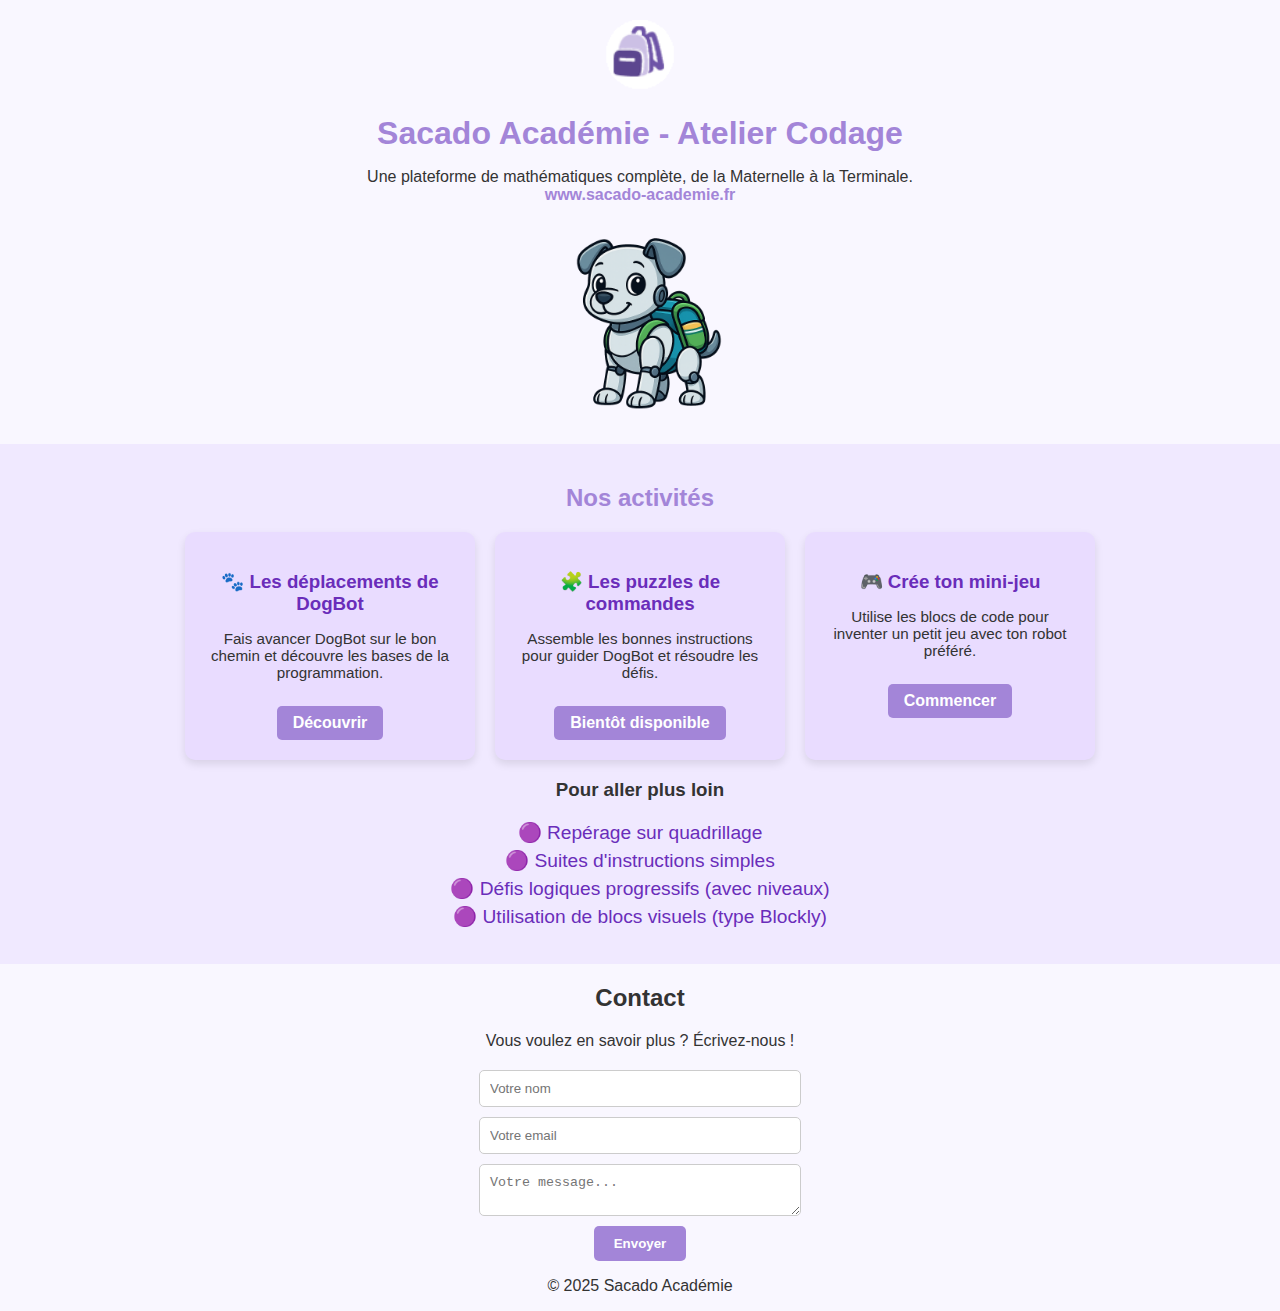
<file: index.html>
<!DOCTYPE html>
<html lang="fr">
<head>
  <meta charset="UTF-8">
  <title>Sacado Académie - Atelier Codage</title>
  <link rel="stylesheet" href="style.css">
  <style>
    #discover-section {
      display: none;
      padding: 2rem;
      background-color: #f9f9f9;
      border-top: 2px solid #ccc;
    }
    .level-module {
      border: 1px solid #ddd;
      padding: 1rem;
      margin: 1rem 0;
      border-radius: 10px;
      background-color: white;
    }
    .level-module button {
      margin-top: 0.5rem;
    }
  </style>
</head>
<body>
  <header>
    <img src="assets/sacadoLogo.png" alt="Logo Sacado" class="logo">
    <h1>Sacado Académie - Atelier Codage</h1>
    <p>Une plateforme de mathématiques complète, de la Maternelle à la Terminale.<br>
    <a href="https://www.sacado-academie.fr" target="_blank">www.sacado-academie.fr</a></p>
    <img src="assets/dogbot.png" alt="DogBot" class="dogbot-img">
  </header>

  <section class="activities">
    <h2>Nos activités</h2>
    <div class="activity-grid">
      <div class="activity-card">
        <h3>🐾 Les déplacements de DogBot</h3>
        <p>Fais avancer DogBot sur le bon chemin et découvre les bases de la programmation.</p>
        <a href="dogbot-niveaux.html" target="_blank">Découvrir</a>
      </div>
      <div class="activity-card">
        <h3>🧩 Les puzzles de commandes</h3>
        <p>Assemble les bonnes instructions pour guider DogBot et résoudre les défis.</p>
        <a href="#">Bientôt disponible</a>
      </div>
      <div class="activity-card">
        <h3>🎮 Crée ton mini-jeu</h3>
        <p>Utilise les blocs de code pour inventer un petit jeu avec ton robot préféré.</p>
        <a href="#">Commencer</a>
      </div>
    </div>
    <h3>Pour aller plus loin</h3>
    <ul class="extra-activities">
      <li>🟣 Repérage sur quadrillage</li>
      <li>🟣 Suites d'instructions simples</li>
      <li>🟣 Défis logiques progressifs (avec niveaux)</li>
      <li>🟣 Utilisation de blocs visuels (type Blockly)</li>
    </ul>
  </section>

  <!-- SECTION NIVEAUX DOGBOT -->
  <section id="discover-section">
    <h2>Découvre les niveaux de DogBot</h2>
    <div class="level-module" id="level-1">
      <h3>Niveau 1 : Le départ</h3>
      <p>Apprends à déplacer DogBot dans une grille simple pour atteindre son sac à dos.</p>
      <button onclick="location.href='niveau1.html'">Jouer au niveau 1</button>
    </div>
    <div class="level-module" id="level-2">
      <h3>Niveau 2 : Le labyrinthe</h3>
      <p>Aide DogBot à retrouver son sac à dos à travers un labyrinthe un peu plus complexe.</p>
      <button onclick="location.href='niveau2.html'">Jouer au niveau 2</button>
    </div>
    <div class="level-module" id="level-3">
      <h3>Niveau 3 : Les obstacles</h3>
      <p>Fais face à des obstacles que DogBot doit contourner pour atteindre son but.</p>
      <button onclick="location.href='niveau3.html'">Jouer au niveau 3</button>
    </div>
    <div class="level-module" id="level-4">
      <h3>Niveau 4 : Le défi ultime</h3>
      <p>Un défi plus difficile avec des stratégies avancées à maîtriser pour aider DogBot.</p>
      <button onclick="location.href='niveau4.html'">Jouer au niveau 4</button>
    </div>
  </section>

  <section class="contact">
    <h2>Contact</h2>
    <p>Vous voulez en savoir plus ? Écrivez-nous !</p>
    <form action="mailto:tonadresse@example.com" method="POST">
      <input type="text" placeholder="Votre nom" required>
      <input type="email" placeholder="Votre email" required>
      <textarea placeholder="Votre message..." required></textarea>
      <button type="submit">Envoyer</button>
    </form>
  </section>

  <footer>
    <p>&copy; 2025 Sacado Académie</p>
  </footer>

  <!-- SCRIPT POUR AFFICHER LES NIVEAUX -->
  <script>
    document.getElementById('discover-btn').addEventListener('click', function (e) {
      e.preventDefault(); // empêche le lien de scroller vers le haut
      document.getElementById('discover-section').style.display = 'block';
      document.getElementById('discover-section').scrollIntoView({ behavior: 'smooth' });
    });
  </script>
</body>
</html>
</file>
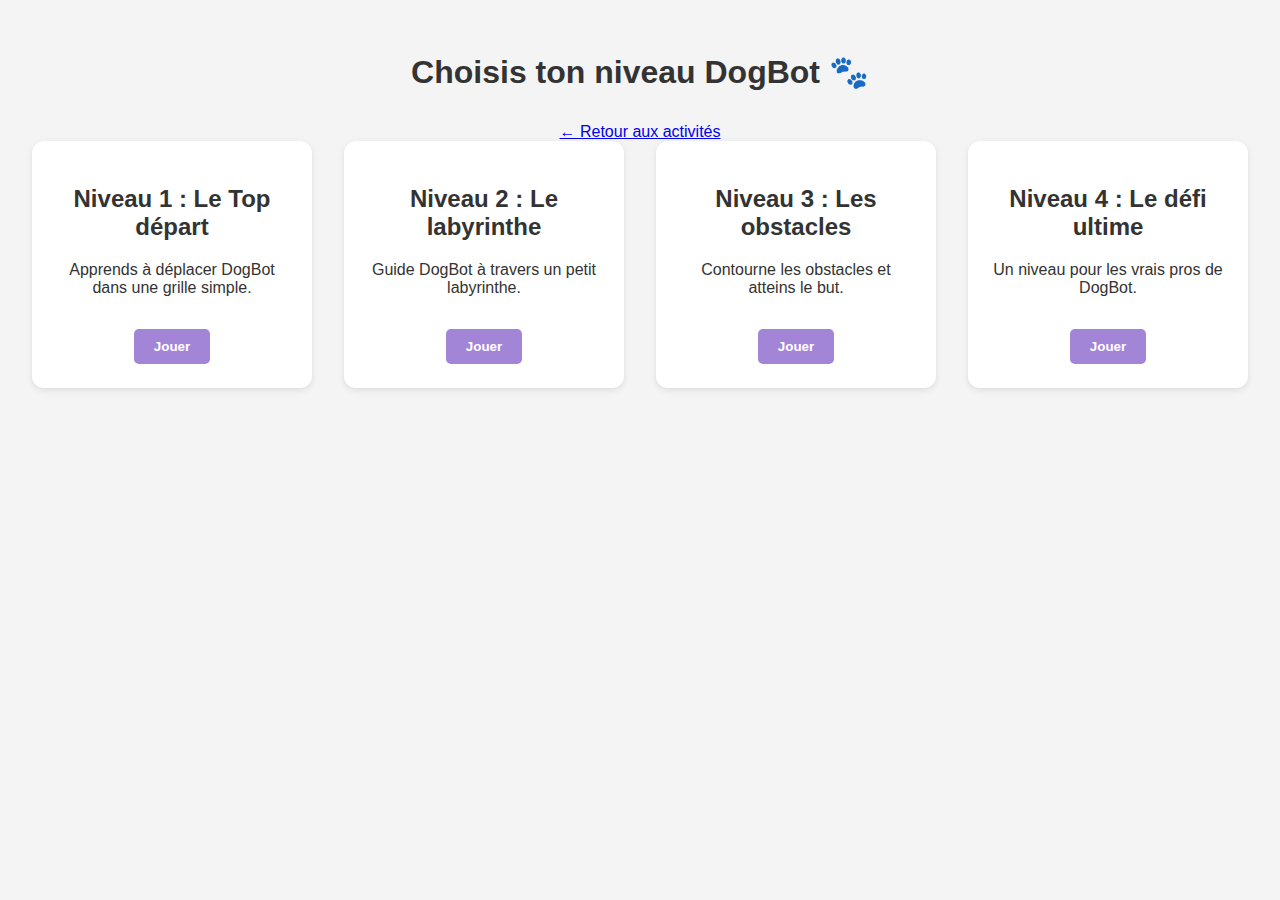
<file: dogbot-niveaux.html>
<!DOCTYPE html>
<html lang="fr">
<head>
  <meta charset="UTF-8">
  <title>Les niveaux de DogBot</title>
  <link rel="stylesheet" href="style.css">
  <style>
    body {
      font-family: sans-serif;
      padding: 2rem;
      background-color: #f4f4f4;
    }
    h1 {
      text-align: center;
      margin-bottom: 2rem;
    }
    .level-grid {
      display: grid;
      grid-template-columns: repeat(auto-fit, minmax(250px, 1fr));
      gap: 2rem;
    }
    .level-card {
      background: white;
      padding: 1.5rem;
      border-radius: 12px;
      box-shadow: 0 2px 6px rgba(0,0,0,0.1);
      text-align: center;
    }
    .level-card button {
      margin-top: 1rem;
    }
  </style>
</head>
<body>
  <h1>Choisis ton niveau DogBot 🐾</h1>
  <a class="back-link" href="index.html">← Retour aux activités</a>
  
  <div class="level-grid">
    <div class="level-card">
      <h2>Niveau 1 : Le Top départ</h2>
      <p>Apprends à déplacer DogBot dans une grille simple.</p>
      <button onclick="location.href='niveau1.html'">Jouer</button>
    </div>
    <div class="level-card">
      <h2>Niveau 2 : Le labyrinthe</h2>
      <p>Guide DogBot à travers un petit labyrinthe.</p>
      <button onclick="location.href='niveau2.html'">Jouer</button>
    </div>
    <div class="level-card">
      <h2>Niveau 3 : Les obstacles</h2>
      <p>Contourne les obstacles et atteins le but.</p>
      <button onclick="location.href='niveau3.html'">Jouer</button>
    </div>
    <div class="level-card">
      <h2>Niveau 4 : Le défi ultime</h2>
      <p>Un niveau pour les vrais pros de DogBot.</p>
      <button onclick="location.href='niveau4.html'">Jouer</button>
    </div>
  </div>
</body>
</html>
</file>
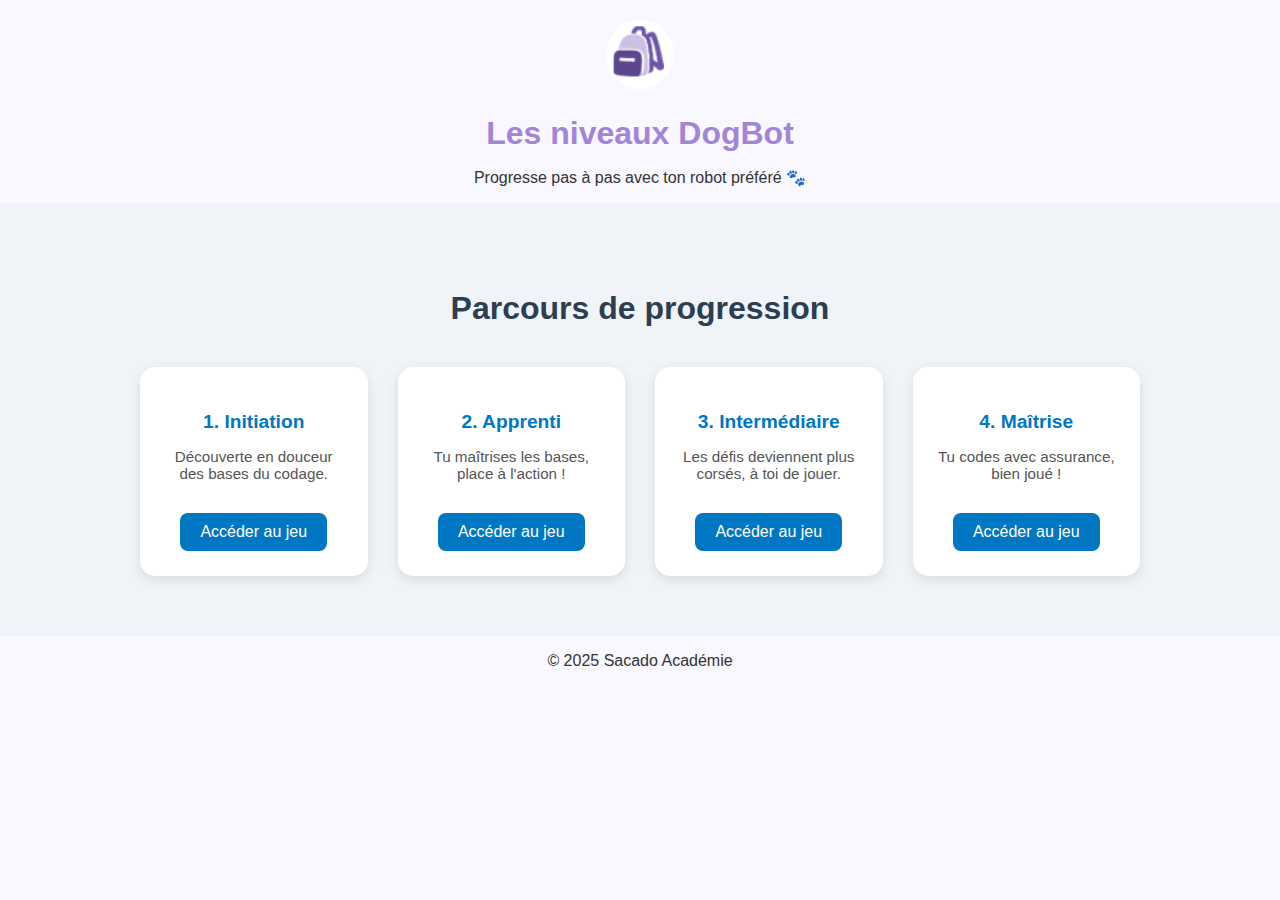
<file: niveaux.html>
<!DOCTYPE html>
<html lang="fr">
<head>
  <meta charset="UTF-8">
  <title>Les niveaux DogBot – Sacado</title>
  <link rel="stylesheet" href="style.css">
</head>
<body>
  <header>
    <img src="assets/sacadoLogo.png" alt="Logo Sacado" class="logo">
    <h1>Les niveaux DogBot</h1>
    <p>Progresse pas à pas avec ton robot préféré 🐾</p>
  </header>

  <section class="niveaux-section">
    <h2>Parcours de progression</h2>
    <div class="niveaux-grid">
      <div class="niveau">
        <h3>1. Initiation</h3>
        <p>Découverte en douceur des bases du codage.</p>
        <a href="#">Accéder au jeu</a>
      </div>
      <div class="niveau">
        <h3>2. Apprenti</h3>
        <p>Tu maîtrises les bases, place à l'action !</p>
        <a href="#">Accéder au jeu</a>
      </div>
      <div class="niveau">
        <h3>3. Intermédiaire</h3>
        <p>Les défis deviennent plus corsés, à toi de jouer.</p>
        <a href="#">Accéder au jeu</a>
      </div>
      <div class="niveau">
        <h3>4. Maîtrise</h3>
        <p>Tu codes avec assurance, bien joué !</p>
        <a href="#">Accéder au jeu</a>
      </div>

    </div>
  </section>

  <footer>
    <p>&copy; 2025 Sacado Académie</p>
  </footer>
</body>
</html>
</file>
<file: style.css>
body {
  background-color: #f9f7ff;
  color: #333;
  font-family: 'Segoe UI', sans-serif;
  margin: 0;
  padding: 0;
  text-align: center;
}

.logo {
  width: 70px;
  margin-top: 20px;
}

.dogbot-img {
  width: 200px;
  margin: 20px auto;
  display: block;
}

header h1 {
  color: #A385D8;
  font-size: 2em;
  margin-bottom: 10px;
}

header a {
  color: #A385D8;
  text-decoration: none;
  font-weight: bold;
}

.contact form {
  display: flex;
  flex-direction: column;
  align-items: center;
  gap: 10px;
  margin-top: 20px;
}

input, textarea {
  padding: 10px;
  width: 300px;
  border: 1px solid #ccc;
  border-radius: 5px;
}

button {
  padding: 10px 20px;
  background-color: #A385D8;
  border: none;
  color: white;
  font-weight: bold;
  border-radius: 5px;
  cursor: pointer;
}

.activities {
  background-color: #f0e9ff;
  padding: 20px 0;
}

.activities h2 {
  color: #A385D8;
  margin-bottom: 10px;
}

.activities ul {
  list-style: none;
  padding: 0;
}

.activities li {
  margin: 10px 0;
  font-size: 1.2em;
}

.activities a {
  text-decoration: none;
  color: #6A2DBA;
  font-weight: bold;
}

.activity-grid {
  display: flex;
  justify-content: center;
  gap: 20px;
  flex-wrap: wrap;
  margin-top: 20px;
}

.activity-card {
  background-color: #e9dcff;
  border-radius: 10px;
  padding: 20px;
  width: 250px;
  box-shadow: 0 4px 8px rgba(0,0,0,0.1);
}

.activity-card h3 {
  color: #6A2DBA;
  margin-bottom: 10px;
}

.activity-card p {
  font-size: 0.95em;
  color: #333;
}

.activity-card a {
  display: inline-block;
  margin-top: 10px;
  color: white;
  background-color: #A385D8;
  padding: 8px 16px;
  border-radius: 5px;
  text-decoration: none;
}

.extra-activities {
  list-style: none;
  padding: 0;
  margin-top: 20px;
  font-size: 1em;
}

.extra-activities li {
  margin: 5px 0;
  color: #6A2DBA;
}
.niveaux-section {
  padding: 60px 20px;
  background-color: #f0f4f8;
  text-align: center;
}

.niveaux-section h2 {
  font-size: 2em;
  margin-bottom: 40px;
  color: #2c3e50;
}

.niveaux-grid {
  display: grid;
  grid-template-columns: repeat(auto-fit, minmax(220px, 1fr));
  gap: 30px;
  max-width: 1000px;
  margin: 0 auto;
}

.niveau {
  background-color: #ffffff;
  padding: 25px;
  border-radius: 15px;
  box-shadow: 0 4px 12px rgba(0, 0, 0, 0.1);
  transition: transform 0.3s ease;
}

.niveau:hover {
  transform: translateY(-5px);
}

.niveau h3 {
  font-size: 1.2em;
  color: #0077c2;
  margin-bottom: 10px;
}

.niveau p {
  font-size: 0.95em;
  color: #555;
}
.niveaux-section {
  padding: 60px 20px;
  background-color: #f0f4f8;
  text-align: center;
}

.niveaux-section h2 {
  font-size: 2em;
  margin-bottom: 40px;
  color: #2c3e50;
}

.niveaux-grid {
  display: grid;
  grid-template-columns: repeat(auto-fit, minmax(220px, 1fr));
  gap: 30px;
  max-width: 1000px;
  margin: 0 auto;
}

.niveau {
  background-color: #ffffff;
  padding: 25px;
  border-radius: 15px;
  box-shadow: 0 4px 12px rgba(0, 0, 0, 0.1);
  transition: transform 0.3s ease;
}

.niveau:hover {
  transform: translateY(-5px);
}

.niveau h3 {
  font-size: 1.2em;
  color: #0077c2;
  margin-bottom: 10px;
}

.niveau p {
  font-size: 0.95em;
  color: #555;
}

.niveau a {
  display: inline-block;
  margin-top: 15px;
  padding: 10px 20px;
  background-color: #0077c2;
  color: white;
  border-radius: 8px;
  text-decoration: none;
  transition: background-color 0.3s;
}

.niveau a:hover {
  background-color: #005fa3;
}
#discover-section {
  text-align: center;
  margin-top: 50px;
}

.level-module {
  display: inline-block;
  width: 45%;
  padding: 20px;
  margin: 10px;
  background-color: #f4f4f9;
  border-radius: 8px;
  box-shadow: 0 4px 6px rgba(0, 0, 0, 0.1);
  transition: transform 0.3s ease;
}

.level-module:hover {
  transform: translateY(-5px);
}

.level-module h3 {
  font-size: 24px;
  color: #6a5acd;
}

.level-module p {
  font-size: 16px;
  color: #333;
}

.level-module button {
  padding: 10px 20px;
  background-color: #6a5acd;
  color: white;
  border: none;
  border-radius: 5px;
  cursor: pointer;
  margin-top: 10px;
}

.level-module button:hover {
  background-color: #5a4bb3;
}
</file>
